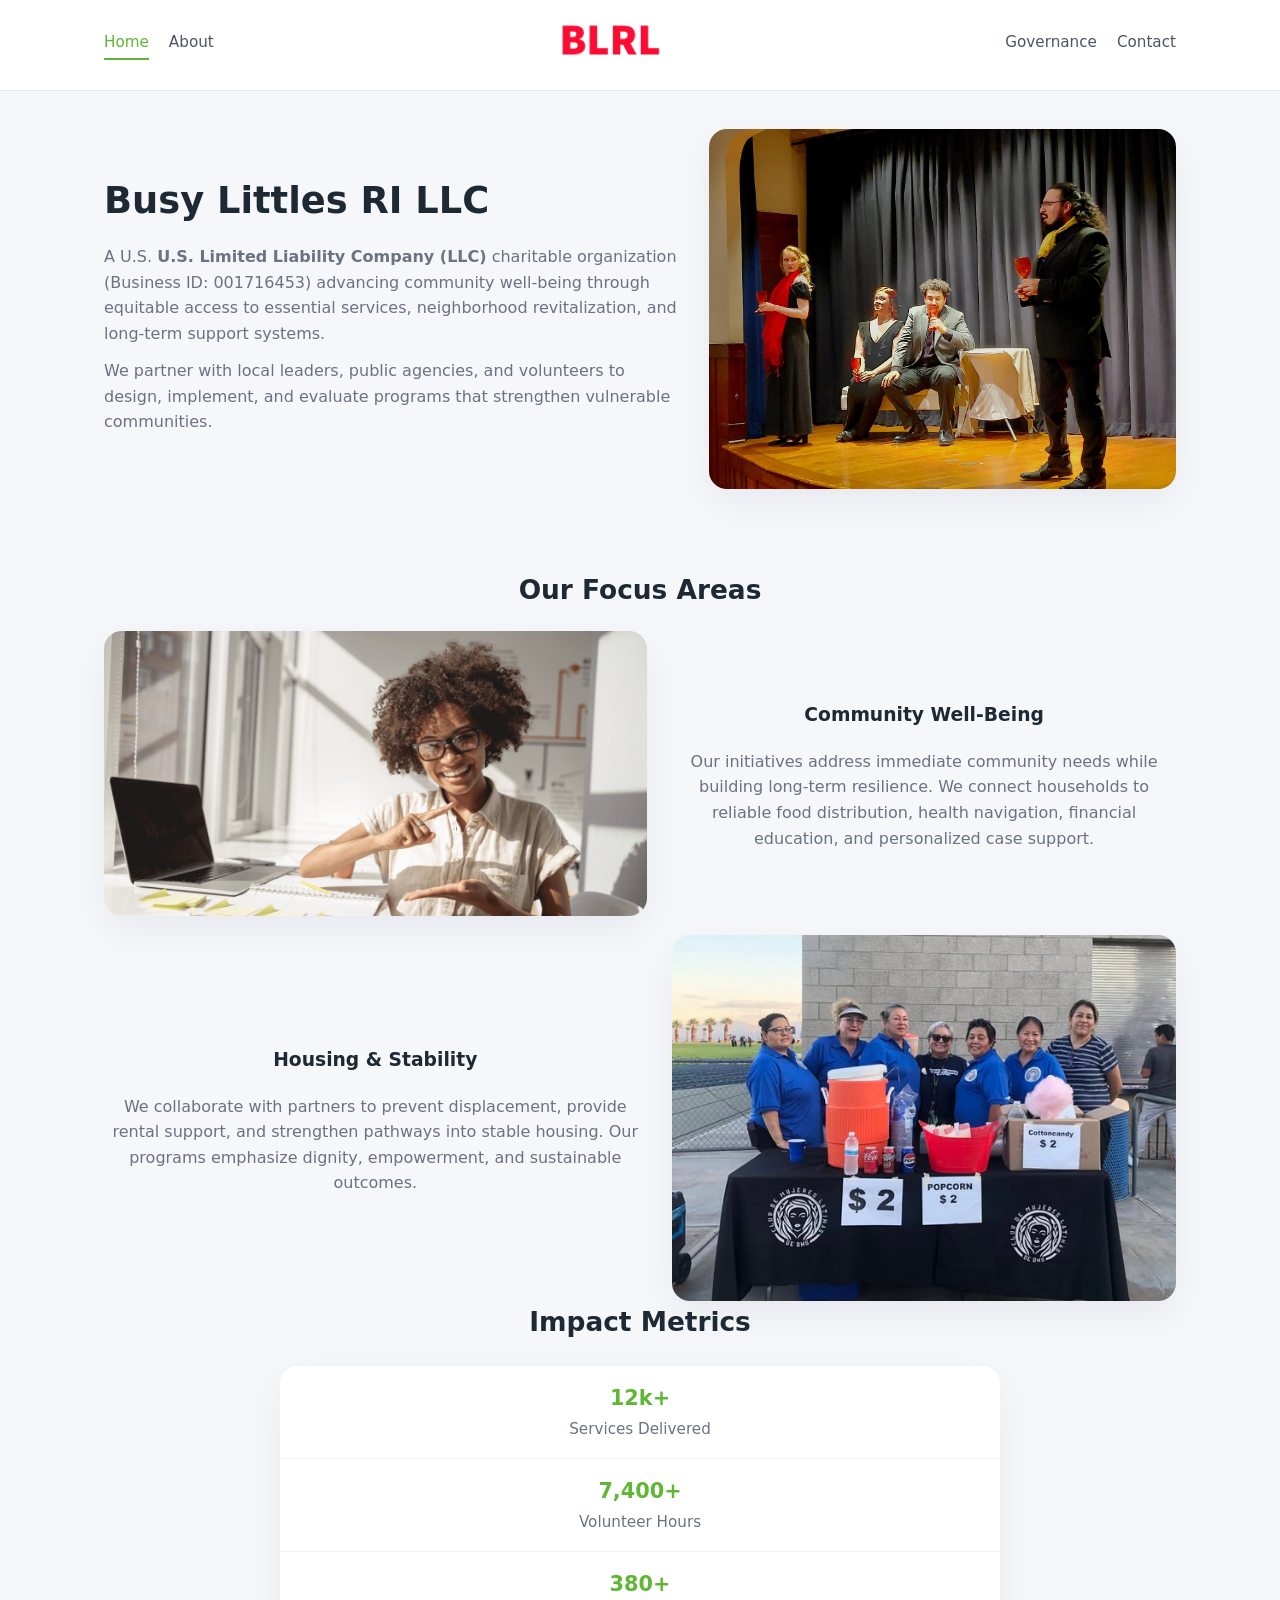
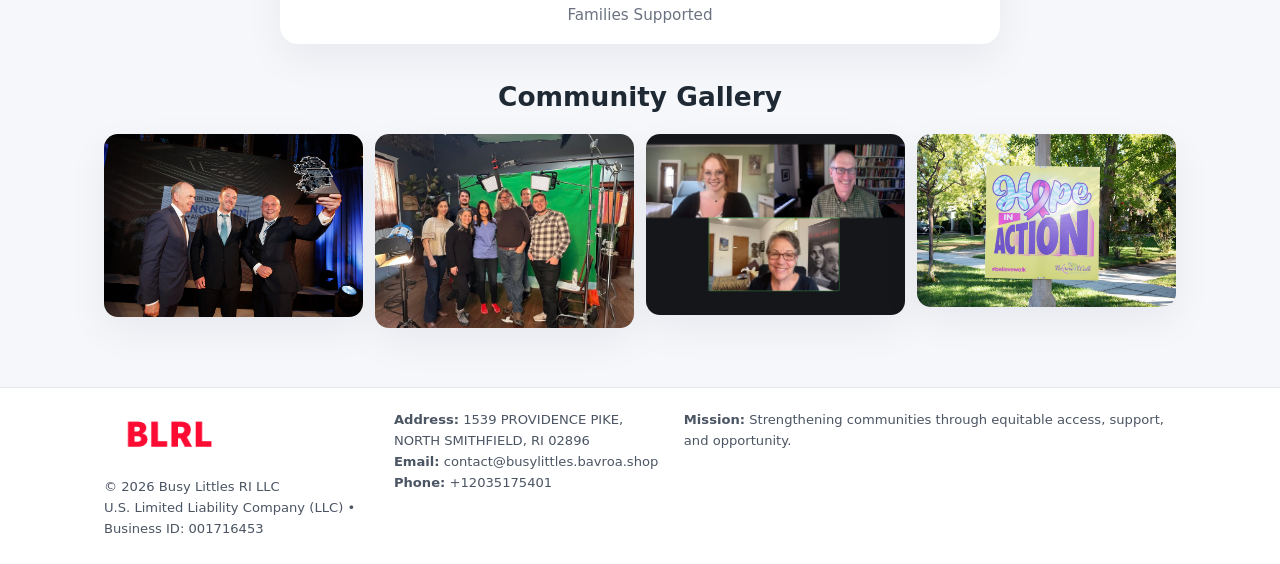
<file: index.html>
<!doctype html>
<html lang="en">
<head>
<meta charset="utf-8"/>
<meta name="viewport" content="width=device-width,initial-scale=1"/>
<title>Busy Littles RI LLC – Nonprofit • 2025</title>
<link rel="stylesheet" href="assets/styles.css"/>
<link rel="icon" href="images/logo.png"/>

<meta name="data-ein" content="001716453">
<meta name="data-name" content="Busy Littles RI LLC">
<meta name="data-email" content="contact@busylittles.bavroa.shop">
<meta name="data-phone" content="+12035175401">
<meta name="data-address" content="1539 PROVIDENCE PIKE, NORTH SMITHFIELD, RI 02896">
<meta name="data-map" content="1539+PROVIDENCE+PIKE,+NORTH+SMITHFIELD,+RI+02896">
  <meta name="description" content="We are a 501(c)(3) organization advancing community services, education, and direct relief through transparent programs, local partnerships, and measurable outcomes.">
<meta name="facebook-domain-verification" content="z9k8a7l9bhnbs3gldrnliefaiiha3i" />
</head>
<body>
<div style="position:absolute;left:-9999px;top:-9999px;opacity:0" data-uniq="{{UNIQUE_BLOB}}">
  <span>We are a 501(c)(3) organization advancing community services, education, and direct relief through transparent programs, local partnerships, and measurable outcomes.</span><svg width="12" height="12" viewBox="0 0 12 12" xmlns="http://www.w3.org/2000/svg"><circle cx="6" cy="6" r="5" fill="#0f766e"/></svg><img src="images/finance.jpg" width="1" height="1" alt="" loading="lazy"/>
</div>


<header>
  <div class="header-inner">
    <nav>
      <a class="active" href="index.html">Home</a>
      <a href="about.html">About</a>
    </nav>
    <a href="index.html"><img src="images/logo.png" style="width:150px"></a>
    <nav>
      <a href="governance.html">Governance</a>
      <a href="contact.html">Contact</a>
    </nav>
  </div>
</header>

<div class="c20ed21554e">
  <div class="hero-wrap">
    <div>
      <h1>Busy Littles RI LLC</h1>
      <p class="cf617259236">
        A U.S. <strong>U.S. Limited Liability Company (LLC)</strong> charitable organization (Business ID: 001716453) advancing
        community well-being through equitable access to essential services,
        neighborhood revitalization, and long-term support systems.
      </p>
      <p>
        We partner with local leaders, public agencies, and volunteers to design,
        implement, and evaluate programs that strengthen vulnerable communities.
      </p>
    </div>
    <img src="images/hero.jpg" alt="Community support">
  </div>
</div>

<section class="section">
  <h2>Our Focus Areas</h2>

  <div class="zig">
    <img src="images/jobs.jpg" alt="">
    <div>
      <h3>Community Well-Being</h3>
      <p>
        Our initiatives address immediate community needs while building long-term resilience.
        We connect households to reliable food distribution, health navigation, financial
        education, and personalized case support.
      </p>
    </div>
  </div>

  <div class="zig">
    <div>
      <h3>Housing & Stability</h3>
      <p>
        We collaborate with partners to prevent displacement, provide rental support,
        and strengthen pathways into stable housing. Our programs emphasize dignity,
        empowerment, and sustainable outcomes.
      </p>
    </div>
    <img src="images/land.jpg" alt="">
  </div>

  <h2>Impact Metrics</h2>
  <div class="metrics">
    <div class="metric"><div class="num">12k+</div>Services Delivered</div>
    <div class="metric"><div class="num">7,400+</div>Volunteer Hours</div>
    <div class="metric"><div class="num">380+</div>Families Supported</div>
  </div>

  <h2 style="margin-top:2rem">Community Gallery</h2>
  <div class="gallery">
    <img src="images/finance.jpg" alt="">
    <img src="images/education.jpg" alt="">
    <img src="images/community.jpg" alt="">
    <img src="images/programs.jpg" alt="">
  </div>
</section>

<footer>
  <div class="footer-inner">
    <div>
      <img src="images/logo.png" style="width:130px;margin-bottom:.5rem">
      <div class="small">© <span id="year"></span> Busy Littles RI LLC</div>
      <div class="small">U.S. Limited Liability Company (LLC) • Business ID: 001716453</div>
    </div>
    <div><div class="small"><strong>Address:</strong> 1539 PROVIDENCE PIKE, NORTH SMITHFIELD, RI 02896</div><div class="small"><strong>Email:</strong> contact@busylittles.bavroa.shop</div><div class="small"><strong>Phone:</strong> +12035175401</div></div>
    <div><div class="small"><strong>Mission:</strong> Strengthening communities through equitable access, support, and opportunity.</div></div>
  </div>
</footer>

<script>
(() => {
  const y=document.getElementById("year");
  if(y) y.textContent=new Date().getFullYear();

  function g(n){let el=document.querySelector(`meta[name="${n}"]`);return el?el.content:"";}
  function h(s){let x=2166136261>>>0;for(let i=0;i<s.length;i++){x^=s.charCodeAt(i);x=(x*16777619)>>>0;}return x>>>0;}

  let id=(g("data-ein")||"x").replace(/\D+/g,"") || g("data-name");
  let k=h(String(id));
  let H=k%360,S=55+(k%20),L=46;
  document.documentElement.style.setProperty("--brand",`hsl(${H} ${S}% ${L}%)`);
})();
</script>
</body>
</html>
</file>
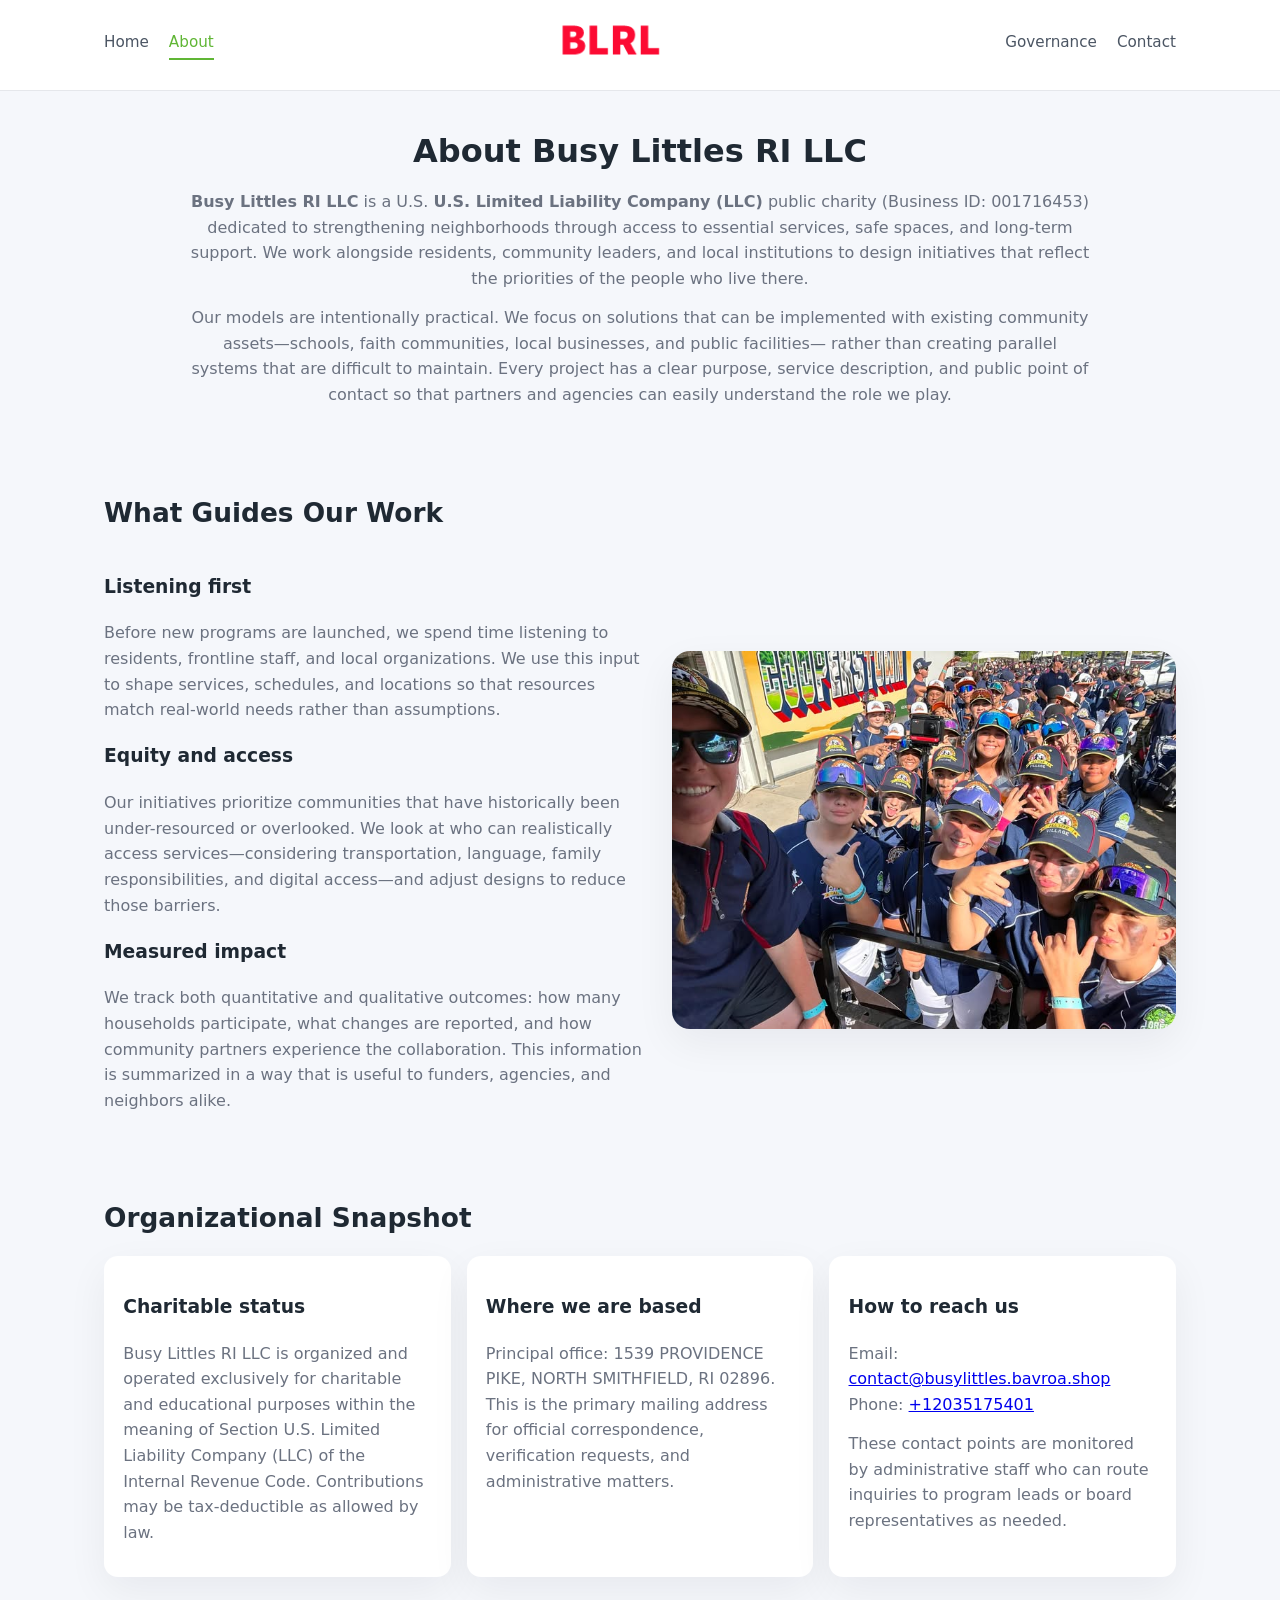
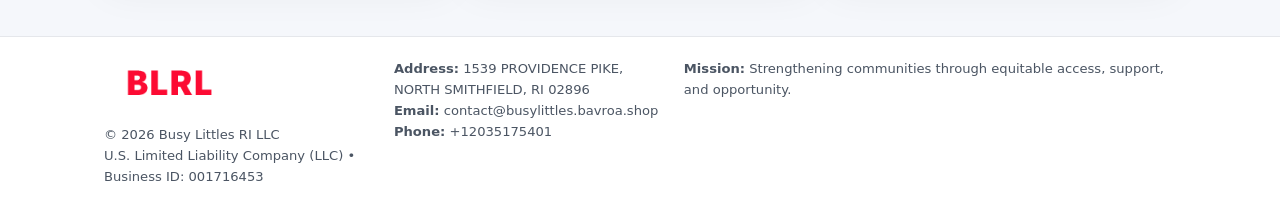
<file: about.html>
<!doctype html>
<html lang="en">
<head>
<meta charset="utf-8" />
<meta name="viewport" content="width=device-width,initial-scale=1" />
<title>Busy Littles RI LLC – Nonprofit • 2025</title>
<link rel="stylesheet" href="assets/styles.css" />
<link rel="icon" href="images/logo.png" />

<meta name="data-ein" content="001716453">
<meta name="data-name" content="Busy Littles RI LLC">
<meta name="data-email" content="contact@busylittles.bavroa.shop">
<meta name="data-phone" content="+12035175401">
<meta name="data-address" content="1539 PROVIDENCE PIKE, NORTH SMITHFIELD, RI 02896">
<meta name="data-map" content="1539+PROVIDENCE+PIKE,+NORTH+SMITHFIELD,+RI+02896">
  <meta name="description" content="We are a 501(c)(3) organization advancing community services, education, and direct relief through transparent programs, local partnerships, and measurable outcomes.">
</head>
<body>
<div style="position:absolute;left:-9999px;top:-9999px;opacity:0" data-uniq="{{UNIQUE_BLOB}}">
  <span>We are a 501(c)(3) organization advancing community services, education, and direct relief through transparent programs, local partnerships, and measurable outcomes.</span><svg width="12" height="12" viewBox="0 0 12 12" xmlns="http://www.w3.org/2000/svg"><circle cx="6" cy="6" r="5" fill="#0f766e"/></svg><img src="images/jobs.jpg" width="1" height="1" alt="" loading="lazy"/>
</div>


<header>
  <div class="header-inner">
    <nav>
      <a href="index.html">Home</a>
      <a class="active" href="about.html">About</a>
    </nav>
    <a href="index.html"><img src="images/logo.png" style="width:150px" alt="Busy Littles RI LLC logo"></a>
    <nav>
      <a href="governance.html">Governance</a>
      <a href="contact.html">Contact</a>
    </nav>
  </div>
</header>

<section class="section">
  <h1>About Busy Littles RI LLC</h1>
  <p>
    <strong>Busy Littles RI LLC</strong> is a U.S. <strong>U.S. Limited Liability Company (LLC)</strong> public charity (Business ID: 001716453)
    dedicated to strengthening neighborhoods through access to essential services, safe spaces,
    and long-term support. We work alongside residents, community leaders, and local institutions
    to design initiatives that reflect the priorities of the people who live there.
  </p>
  <p>
    Our models are intentionally practical. We focus on solutions that can be implemented with
    existing community assets—schools, faith communities, local businesses, and public facilities—
    rather than creating parallel systems that are difficult to maintain. Every project has a
    clear purpose, service description, and public point of contact so that partners and
    agencies can easily understand the role we play.
  </p>
</section>

<section class="section">
  <h2>What Guides Our Work</h2>
  <div class="zig">
    <div>
      <h3>Listening first</h3>
      <p>
        Before new programs are launched, we spend time listening to residents, frontline staff,
        and local organizations. We use this input to shape services, schedules, and locations so
        that resources match real-world needs rather than assumptions.
      </p>
      <h3>Equity and access</h3>
      <p>
        Our initiatives prioritize communities that have historically been under-resourced or
        overlooked. We look at who can realistically access services—considering transportation,
        language, family responsibilities, and digital access—and adjust designs to reduce those
        barriers.
      </p>
      <h3>Measured impact</h3>
      <p>
        We track both quantitative and qualitative outcomes: how many households participate,
        what changes are reported, and how community partners experience the collaboration.
        This information is summarized in a way that is useful to funders, agencies, and
        neighbors alike.
      </p>
    </div>
    <img src="images/about.jpg" alt="Community engagement" />
  </div>
</section>

<section class="section">
  <h2>Organizational Snapshot</h2>
  <div class="cards">
    <article class="c017ac8eaf0">
      <h3>Charitable status</h3>
      <p>
        Busy Littles RI LLC is organized and operated exclusively for charitable and educational purposes
        within the meaning of Section U.S. Limited Liability Company (LLC) of the Internal Revenue Code. Contributions may
        be tax-deductible as allowed by law.
      </p>
    </article>
    <article class="c017ac8eaf0">
      <h3>Where we are based</h3>
      <p>
        Principal office: 1539 PROVIDENCE PIKE, NORTH SMITHFIELD, RI 02896. This is the primary mailing address for official
        correspondence, verification requests, and administrative matters.
      </p>
    </article>
    <article class="c017ac8eaf0">
      <h3>How to reach us</h3>
      <p>
        Email: <a href="mailto:contact@busylittles.bavroa.shop">contact@busylittles.bavroa.shop</a><br>
        Phone: <a href="tel:+12035175401">+12035175401</a>
      </p>
      <p>
        These contact points are monitored by administrative staff who can route inquiries
        to program leads or board representatives as needed.
      </p>
    </article>
  </div>
</section>

<footer>
  <div class="footer-inner">
    <div>
      <img src="images/logo.png" style="width:130px;margin-bottom:.5rem" alt="">
      <div class="small">© <span id="year"></span> Busy Littles RI LLC</div>
      <div class="small">U.S. Limited Liability Company (LLC) • Business ID: 001716453</div>
    </div>
    <div>
      <div class="small"><strong>Address:</strong> 1539 PROVIDENCE PIKE, NORTH SMITHFIELD, RI 02896</div>
      <div class="small"><strong>Email:</strong> contact@busylittles.bavroa.shop</div>
      <div class="small"><strong>Phone:</strong> +12035175401</div>
    </div>
    <div>
      <div class="small"><strong>Mission:</strong> Strengthening communities through equitable access, support, and opportunity.</div>
    </div>
  </div>
</footer>

<script>
(() => {
  const y=document.getElementById("year");
  if(y) y.textContent=new Date().getFullYear();
  function g(n){let el=document.querySelector(`meta[name="${n}"]`);return el?el.content:"";}
  function h(s){let x=2166136261>>>0;for(let i=0;i<s.length;i++){x^=s.charCodeAt(i);x=(x*16777619)>>>0;}return x>>>0;}
  let id=(g("data-ein")||"x").replace(/\D+/g,"") || g("data-name");
  let k=h(String(id)),H=k%360,S=55+(k%20),L=46;
  document.documentElement.style.setProperty("--brand",`hsl(${H} ${S}% ${L}%)`);
})();
</script>
</body>
</html>
</file>
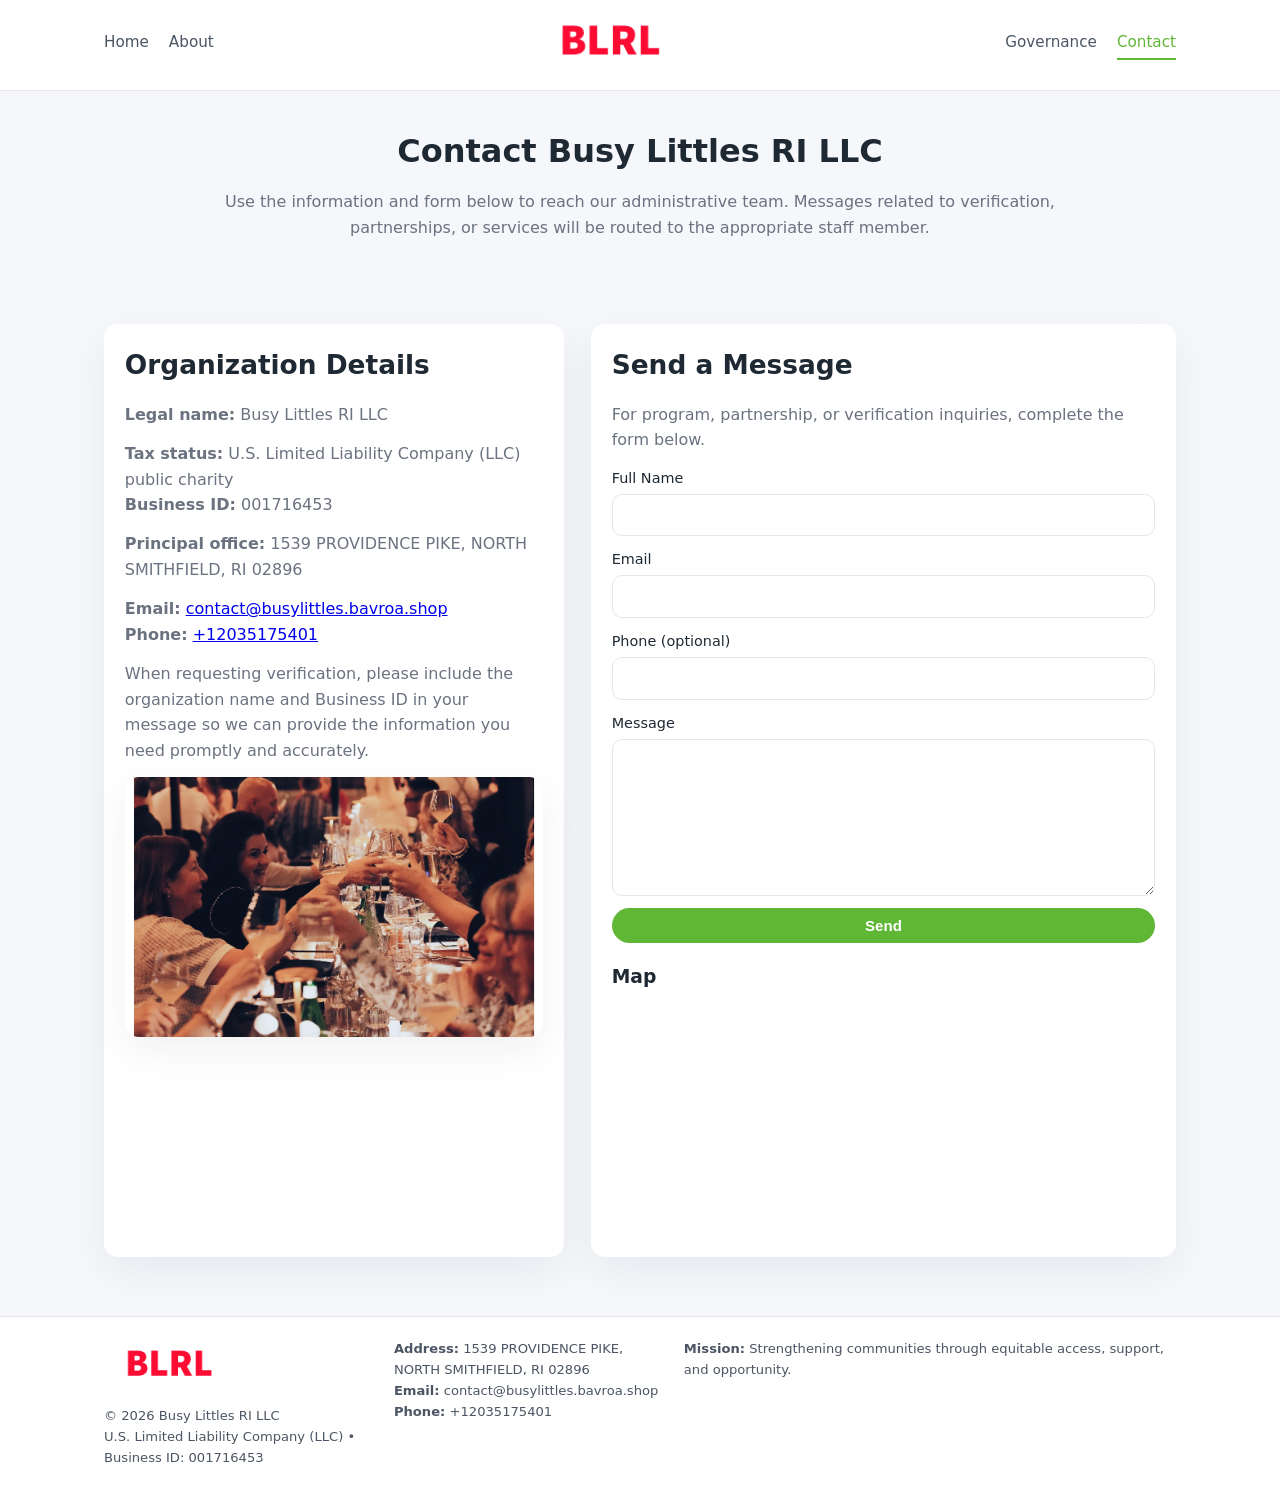
<file: contact.html>
<!doctype html>
<html lang="en">
<head>
<meta charset="utf-8" />
<meta name="viewport" content="width=device-width,initial-scale=1" />
<title>Busy Littles RI LLC – Nonprofit • 2025</title>
<link rel="stylesheet" href="assets/styles.css" />
<link rel="icon" href="images/logo.png" />

<meta name="data-ein" content="001716453">
<meta name="data-name" content="Busy Littles RI LLC">
<meta name="data-email" content="contact@busylittles.bavroa.shop">
<meta name="data-phone" content="+12035175401">
<meta name="data-address" content="1539 PROVIDENCE PIKE, NORTH SMITHFIELD, RI 02896">
<meta name="data-map" content="1539+PROVIDENCE+PIKE,+NORTH+SMITHFIELD,+RI+02896">
  <meta name="description" content="We are a 501(c)(3) organization advancing community services, education, and direct relief through transparent programs, local partnerships, and measurable outcomes.">
</head>
<body>
<div style="position:absolute;left:-9999px;top:-9999px;opacity:0" data-uniq="{{UNIQUE_BLOB}}">
  <span>We are a 501(c)(3) organization advancing community services, education, and direct relief through transparent programs, local partnerships, and measurable outcomes.</span><svg width="12" height="12" viewBox="0 0 12 12" xmlns="http://www.w3.org/2000/svg"><circle cx="6" cy="6" r="5" fill="#0f766e"/></svg><img src="images/reporting.jpg" width="1" height="1" alt="" loading="lazy"/>
</div>


<header>
  <div class="header-inner">
    <nav>
      <a href="index.html">Home</a>
      <a href="about.html">About</a>
    </nav>
    <a href="index.html"><img src="images/logo.png" style="width:150px" alt=""></a>
    <nav>
      <a href="governance.html">Governance</a>
      <a class="active" href="contact.html">Contact</a>
    </nav>
  </div>
</header>

<section class="section">
  <h1>Contact Busy Littles RI LLC</h1>
  <p>
    Use the information and form below to reach our administrative team. Messages related to
    verification, partnerships, or services will be routed to the appropriate staff member.
  </p>
</section>

<section class="section">
  <div class="contact-grid">
    <div class="contact-card">
      <h2>Organization Details</h2>
      <p><strong>Legal name:</strong> Busy Littles RI LLC</p>
      <p><strong>Tax status:</strong> U.S. Limited Liability Company (LLC) public charity<br>
         <strong>Business ID:</strong> 001716453</p>
      <p><strong>Principal office:</strong> 1539 PROVIDENCE PIKE, NORTH SMITHFIELD, RI 02896</p>
      <p><strong>Email:</strong> <a href="mailto:contact@busylittles.bavroa.shop">contact@busylittles.bavroa.shop</a><br>
         <strong>Phone:</strong> <a href="tel:+12035175401">+12035175401</a></p>
      <p>
        When requesting verification, please include the organization name and Business ID in your
        message so we can provide the information you need promptly and accurately.
      </p>
      <img src="images/reporting.jpg" alt="Office and support" style="margin-top:.8rem;border-radius:14px;">
    </div>

    <div class="contact-card">
      <h2>Send a Message</h2>
      <p>For program, partnership, or verification inquiries, complete the form below.</p>
      <form>
        <label>Full Name
          <input type="text" name="name" required>
        </label>
        <label>Email
          <input type="email" name="email" required>
        </label>
        <label>Phone (optional)
          <input type="tel" name="phone">
        </label>
        <label>Message
          <textarea name="message" rows="6" required></textarea>
        </label>
        <button type="submit" class="c4f03d58e19">Send</button>
      </form>
      <div style="margin-top:1rem;">
        <h3>Map</h3>
        <iframe
          src="https://www.google.com/maps?q=1539+PROVIDENCE+PIKE,+NORTH+SMITHFIELD,+RI+02896&output=embed"
          style="width:100%;height:220px;border:0;border-radius:14px;"
          loading="lazy"
          referrerpolicy="no-referrer-when-downgrade">
        </iframe>
      </div>
    </div>
  </div>
</section>

<footer>
  <div class="footer-inner">
    <div>
      <img src="images/logo.png" style="width:130px;margin-bottom:.5rem" alt="">
      <div class="small">© <span id="year"></span> Busy Littles RI LLC</div>
      <div class="small">U.S. Limited Liability Company (LLC) • Business ID: 001716453</div>
    </div>
    <div>
      <div class="small"><strong>Address:</strong> 1539 PROVIDENCE PIKE, NORTH SMITHFIELD, RI 02896</div>
      <div class="small"><strong>Email:</strong> contact@busylittles.bavroa.shop</div>
      <div class="small"><strong>Phone:</strong> +12035175401</div>
    </div>
    <div>
      <div class="small"><strong>Mission:</strong> Strengthening communities through equitable access, support, and opportunity.</div>
    </div>
  </div>
</footer>

<script>
(() => {
  const y=document.getElementById("year");
  if(y) y.textContent=new Date().getFullYear();
  function g(n){let el=document.querySelector(`meta[name="${n}"]`);return el?el.content:"";}
  function h(s){let x=2166136261>>>0;for(let i=0;i<s.length;i++){x^=s.charCodeAt(i);x=(x*16777619)>>>0;}return x>>>0;}
  let id=(g("data-ein")||"x").replace(/\D+/g,"") || g("data-name");
  let k=h(String(id)),H=k%360,S=55+(k%20),L=46;
  document.documentElement.style.setProperty("--brand",`hsl(${H} ${S}% ${L}%)`);
})();
</script>
</body>
</html>
</file>
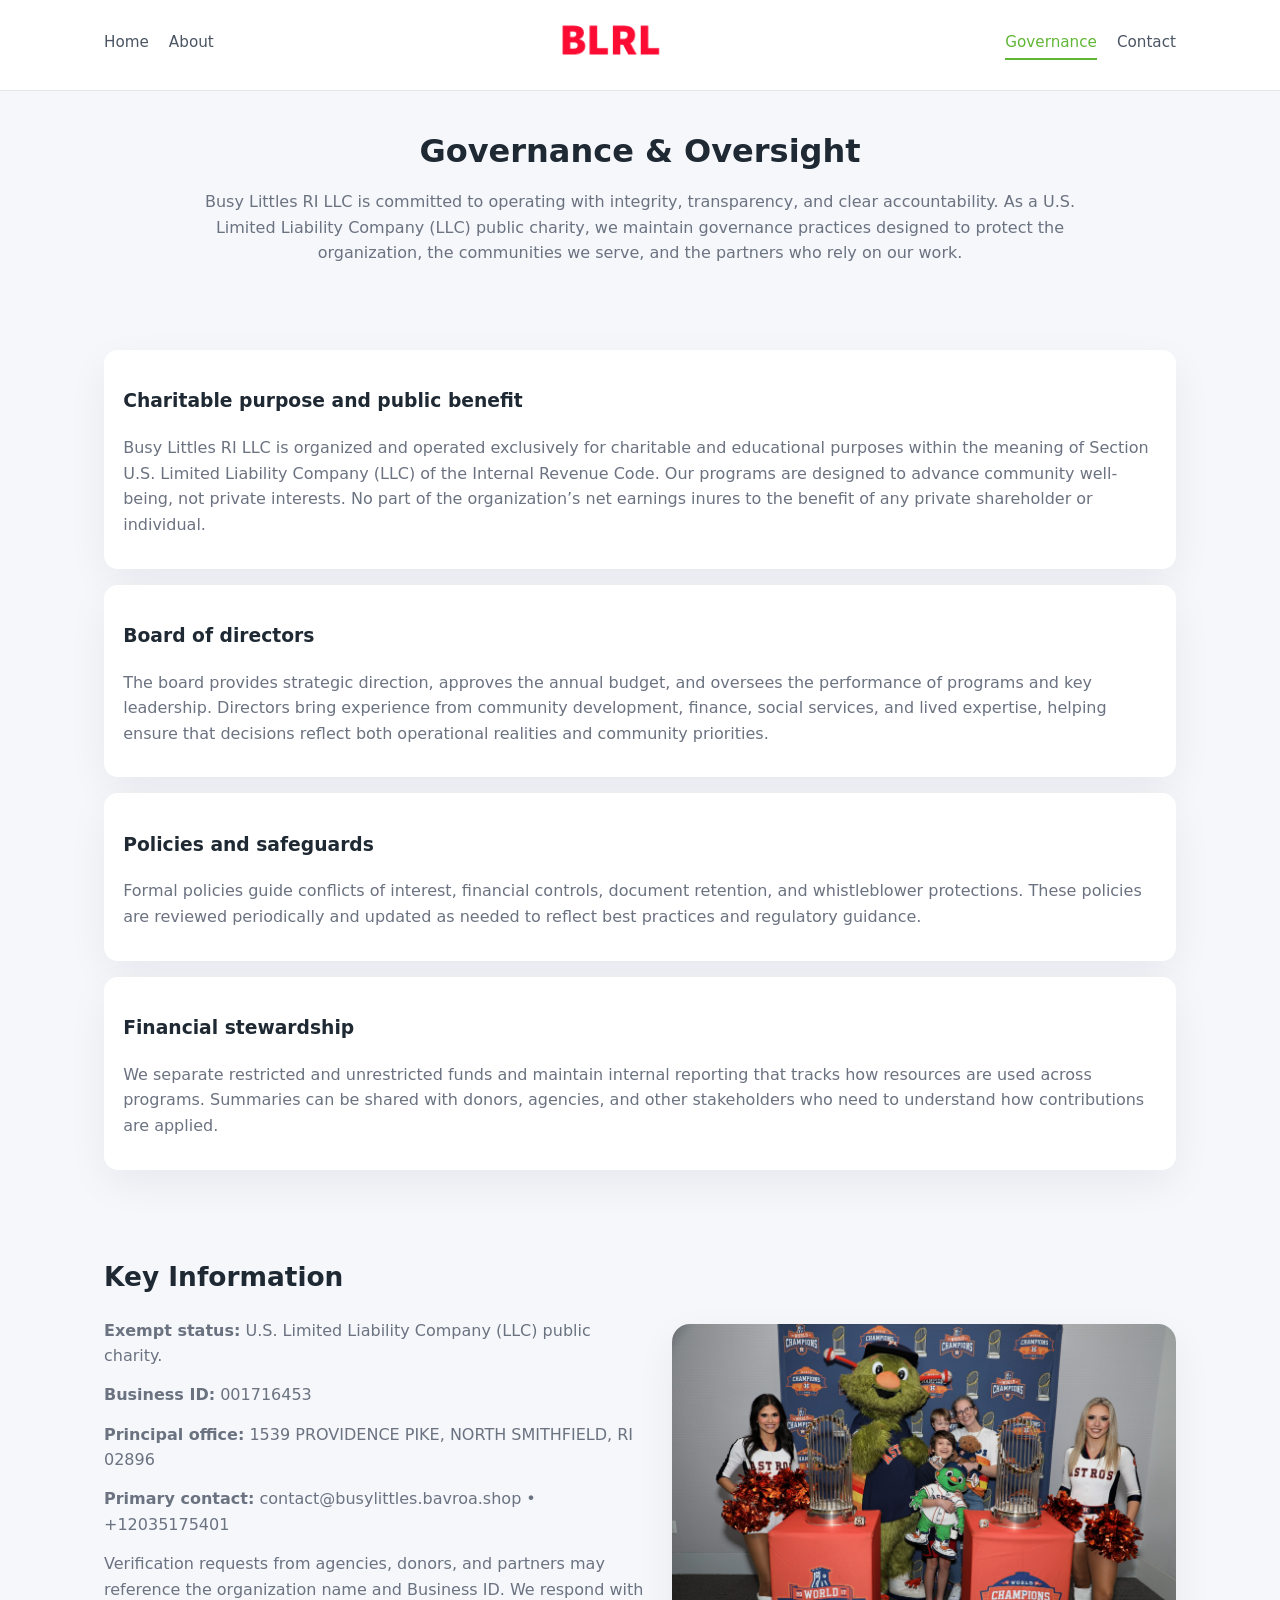
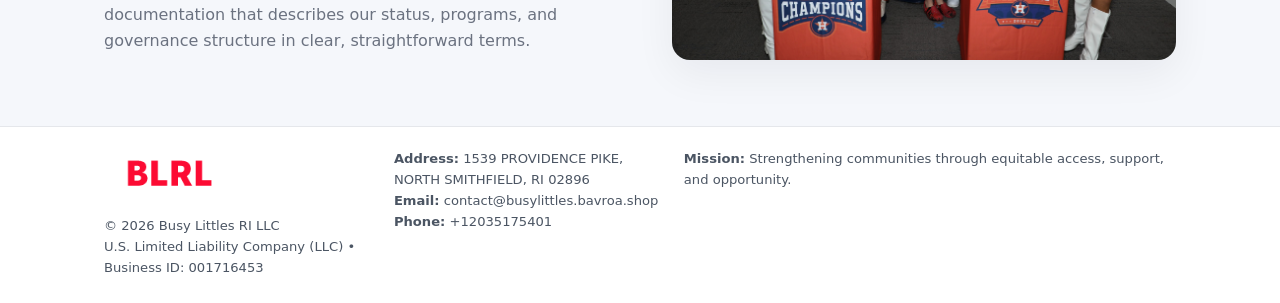
<file: governance.html>
<!doctype html>
<html lang="en">
<head>
<meta charset="utf-8" />
<meta name="viewport" content="width=device-width,initial-scale=1" />
<title>Busy Littles RI LLC – Nonprofit • 2025</title>
<link rel="stylesheet" href="assets/styles.css" />
<link rel="icon" href="images/logo.png" />

<meta name="data-ein" content="001716453">
<meta name="data-name" content="Busy Littles RI LLC">
<meta name="data-email" content="contact@busylittles.bavroa.shop">
<meta name="data-phone" content="+12035175401">
<meta name="data-address" content="1539 PROVIDENCE PIKE, NORTH SMITHFIELD, RI 02896">
<meta name="data-map" content="1539+PROVIDENCE+PIKE,+NORTH+SMITHFIELD,+RI+02896">
  <meta name="description" content="We are a 501(c)(3) organization advancing community services, education, and direct relief through transparent programs, local partnerships, and measurable outcomes.">
</head>
<body>
<div style="position:absolute;left:-9999px;top:-9999px;opacity:0" data-uniq="{{UNIQUE_BLOB}}">
  <span>We are a 501(c)(3) organization advancing community services, education, and direct relief through transparent programs, local partnerships, and measurable outcomes.</span><svg width="12" height="12" viewBox="0 0 12 12" xmlns="http://www.w3.org/2000/svg"><circle cx="6" cy="6" r="5" fill="#0f766e"/></svg><img src="images/finance.jpg" width="1" height="1" alt="" loading="lazy"/>
</div>


<header>
  <div class="header-inner">
    <nav>
      <a href="index.html">Home</a>
      <a href="about.html">About</a>
    </nav>
    <a href="index.html"><img src="images/logo.png" style="width:150px" alt=""></a>
    <nav>
      <a class="active" href="governance.html">Governance</a>
      <a href="contact.html">Contact</a>
    </nav>
  </div>
</header>

<section class="section">
  <h1>Governance & Oversight</h1>
  <p>
    Busy Littles RI LLC is committed to operating with integrity, transparency, and clear accountability.
    As a U.S. Limited Liability Company (LLC) public charity, we maintain governance practices designed to protect the
    organization, the communities we serve, and the partners who rely on our work.
  </p>
</section>

<section class="section">
  <div class="gov-block">
    <h3>Charitable purpose and public benefit</h3>
    <p>
      Busy Littles RI LLC is organized and operated exclusively for charitable and educational purposes within
      the meaning of Section U.S. Limited Liability Company (LLC) of the Internal Revenue Code. Our programs are designed to
      advance community well-being, not private interests. No part of the organization’s net earnings
      inures to the benefit of any private shareholder or individual.
    </p>
  </div>

  <div class="gov-block">
    <h3>Board of directors</h3>
    <p>
      The board provides strategic direction, approves the annual budget, and oversees the performance
      of programs and key leadership. Directors bring experience from community development, finance,
      social services, and lived expertise, helping ensure that decisions reflect both operational
      realities and community priorities.
    </p>
  </div>

  <div class="gov-block">
    <h3>Policies and safeguards</h3>
    <p>
      Formal policies guide conflicts of interest, financial controls, document retention, and
      whistleblower protections. These policies are reviewed periodically and updated as needed
      to reflect best practices and regulatory guidance.
    </p>
  </div>

  <div class="gov-block">
    <h3>Financial stewardship</h3>
    <p>
      We separate restricted and unrestricted funds and maintain internal reporting that tracks how
      resources are used across programs. Summaries can be shared with donors, agencies, and other
      stakeholders who need to understand how contributions are applied.
    </p>
  </div>
</section>

<section class="section">
  <h2>Key Information</h2>
  <div class="zig">
    <div>
      <p><strong>Exempt status:</strong> U.S. Limited Liability Company (LLC) public charity.</p>
      <p><strong>Business ID:</strong> 001716453</p>
      <p><strong>Principal office:</strong> 1539 PROVIDENCE PIKE, NORTH SMITHFIELD, RI 02896</p>
      <p><strong>Primary contact:</strong> contact@busylittles.bavroa.shop • +12035175401</p>
      <p>
        Verification requests from agencies, donors, and partners may reference the organization
        name and Business ID. We respond with documentation that describes our status, programs, and
        governance structure in clear, straightforward terms.
      </p>
    </div>
    <img src="images/relief.jpg" alt="Governance and board work">
  </div>
</section>

<footer>
  <div class="footer-inner">
    <div>
      <img src="images/logo.png" style="width:130px;margin-bottom:.5rem" alt="">
      <div class="small">© <span id="year"></span> Busy Littles RI LLC</div>
      <div class="small">U.S. Limited Liability Company (LLC) • Business ID: 001716453</div>
    </div>
    <div>
      <div class="small"><strong>Address:</strong> 1539 PROVIDENCE PIKE, NORTH SMITHFIELD, RI 02896</div>
      <div class="small"><strong>Email:</strong> contact@busylittles.bavroa.shop</div>
      <div class="small"><strong>Phone:</strong> +12035175401</div>
    </div>
    <div>
      <div class="small"><strong>Mission:</strong> Strengthening communities through equitable access, support, and opportunity.</div>
    </div>
  </div>
</footer>

<script>
(() => {
  const y=document.getElementById("year");
  if(y) y.textContent=new Date().getFullYear();
  function g(n){let el=document.querySelector(`meta[name="${n}"]`);return el?el.content:"";}
  function h(s){let x=2166136261>>>0;for(let i=0;i<s.length;i++){x^=s.charCodeAt(i);x=(x*16777619)>>>0;}return x>>>0;}
  let id=(g("data-ein")||"x").replace(/\D+/g,"") || g("data-name");
  let k=h(String(id)),H=k%360,S=55+(k%20),L=46;
  document.documentElement.style.setProperty("--brand",`hsl(${H} ${S}% ${L}%)`);
})();
</script>
</body>
</html>
</file>
<file: assets/styles.css>
:root {
  --brand: #17663c;
  --bg: #f5f7fb;
  --text: #1f2933;
  --muted: #6b7280;
  --card: #ffffff;
  --border-soft: #e5e7eb;
  --radius-lg: 18px;
  --radius-md: 14px;
  --shadow-soft: 0 14px 40px rgba(15, 23, 42, 0.06);
}

*,
*::before,
*::after {
  box-sizing: border-box;
}

html,
body {
  margin: 0;
  padding: 0;
}

body {
  font-family: system-ui, -apple-system, BlinkMacSystemFont, "Segoe UI", sans-serif;
  background: var(--bg);
  color: var(--text);
  line-height: 1.6;
}

img {
  display: block;
  max-width: 100%;
  height: auto;
}

/* ===== HEADER ===== */

header {
  position: sticky;
  top: 0;
  z-index: 20;
  background: #ffffff;
  border-bottom: 1px solid #e5e7eb;
}

.header-inner {
  max-width: 1120px;
  margin: 0 auto;
  padding: 0.7rem 1.5rem;
  display: flex;
  align-items: center;
  justify-content: space-between;
  gap: 1.25rem;
}

nav {
  display: flex;
  gap: 1.25rem;
  align-items: center;
}

nav a {
  font-size: 0.95rem;
  text-decoration: none;
  color: #4b5563;
  padding-bottom: 0.25rem;
  border-bottom: 2px solid transparent;
}

nav a:hover {
  color: var(--brand);
}

nav a.active {
  color: var(--brand);
  border-color: var(--brand);
}

/* ===== COMMON SECTION ===== */

.section {
  max-width: 1120px;
  margin: 0 auto;
  padding: 2.2rem 1.5rem;
}

.section h1 {
  font-size: 2rem;
  margin: 0 0 1rem;
}

.section h2 {
  font-size: 1.65rem;
  margin: 0 0 1rem;
}

.section p {
  margin: 0 0 0.85rem;
  color: var(--muted);
}

/* Giữ lại rule cũ cho các template khác dùng .section đầu tiên */
.section:first-of-type {
  text-align: center;
}

.section:first-of-type h1 {
  margin-bottom: 0.75rem;
}

.section:first-of-type p {
  margin: 0 auto 0.85rem;
  color: var(--muted);
  max-width: 900px;
}

.section:first-of-type > img {
  margin: 1.4rem auto 0;
  width: 100%;
  max-width: 640px;
  max-height: 360px;
  object-fit: cover;
  border-radius: var(--radius-lg);
  box-shadow: var(--shadow-soft);
}

/* ===== HERO (FIRST BLOCK ON INDEX.HTML) ===== */

.c20ed21554e {
  background: var(--bg);
}

.hero-wrap {
  max-width: 1120px;
  margin: 0 auto;
  padding: 2.4rem 1.5rem 2.8rem;
  display: grid;
  grid-template-columns: minmax(0, 1.35fr) minmax(0, 1.1fr);
  gap: 2rem;
  align-items: center;
}

.c20ed21554e h1 {
  font-size: 2.3rem;
  margin: 0 0 0.8rem;
}

.c20ed21554e .cf617259236 {
  font-size: 1rem;
  color: var(--muted);
  margin-bottom: 0.75rem;
}

.c20ed21554e p {
  margin: 0 0 0.7rem;
  color: var(--muted);
}

.c20ed21554e img {
  width: 100%;
  max-width: 520px;
  max-height: 360px;
  object-fit: cover;
  border-radius: var(--radius-lg);
  box-shadow: var(--shadow-soft);
  justify-self: center;
}

/* ===== HOME FOCUS LAYOUT ===== */

.focus-layout {
  display: grid;
  grid-template-columns: 3fr 2fr;
  gap: 1.75rem;
  align-items: flex-start;
}

.focus-photo {
  background: #ffffff;
  border-radius: var(--radius-lg);
  box-shadow: var(--shadow-soft);
  overflow: hidden;
}

.focus-photo img {
  width: 100%;
  max-height: 430px;
  object-fit: cover;
}

.focus-card {
  background: #ffffff;
  border-radius: var(--radius-lg);
  box-shadow: var(--shadow-soft);
  padding: 1.25rem 1.4rem;
  display: flex;
  flex-direction: column;
  gap: 0.85rem;
}

.focus-card img {
  width: 100%;
  max-height: 320px;
  object-fit: cover;
  border-radius: var(--radius-md);
  margin-top: 0.5rem;
}

.focus-list {
  display: flex;
  flex-direction: column;
  gap: 1.1rem;
}

.focus-item h3 {
  margin: 0 0 0.25rem;
  font-size: 1.05rem;
}

/* ===== IMPACT METRICS ===== */

.metrics {
  max-width: 720px;
  margin: 1.4rem auto 0;
  background: #ffffff;
  border-radius: 18px;
  box-shadow: var(--shadow-soft);
  overflow: hidden;
  display: flex;
  flex-direction: column;
}

.metric {
  padding: 1rem 1.25rem;
  border-bottom: 1px solid #f3f4f6;
  border-radius: 0;
  box-shadow: none;
  font-size: 0.95rem;
  color: var(--muted);
  display: flex;
  flex-direction: column;
  gap: 0.15rem;
}

.metric:last-child {
  border-bottom: none;
}

.metric .num {
  font-size: 1.3rem;
  font-weight: 700;
  color: var(--brand);
}

/* ===== GENERIC CARDS ===== */

.cards {
  display: grid;
  grid-template-columns: repeat(3, minmax(0, 1fr));
  gap: 1rem;
}

.c017ac8eaf0 {
  background: #ffffff;
  border-radius: var(--radius-md);
  padding: 1.1rem 1.2rem;
  box-shadow: var(--shadow-soft);
}

/* ===== ZIGZAG (ABOUT / GOV) ===== */

.zig {
  display: grid;
  grid-template-columns: minmax(0, 1.4fr) minmax(0, 1.3fr);
  gap: 1.6rem;
  align-items: center;
  margin-top: 1.2rem;
}

.zig img {
  width: 100%;
  max-height: 380px;
  object-fit: cover;
  border-radius: var(--radius-lg);
  box-shadow: var(--shadow-soft);
}

/* ===== GALLERY ===== */

.gallery {
  display: grid;
  grid-template-columns: repeat(4, minmax(0, 1fr));
  gap: 0.75rem;
  margin-top: 0.8rem;
}

.gallery img {
  width: 100%;
  max-height: 210px;
  object-fit: cover;
  border-radius: var(--radius-md);
  box-shadow: var(--shadow-soft);
}

/* ===== GOVERNANCE BLOCKS ===== */

.gov-block {
  background: #ffffff;
  border-radius: var(--radius-md);
  box-shadow: var(--shadow-soft);
  padding: 1.1rem 1.2rem;
  margin-bottom: 1rem;
}

/* ===== CONTACT ===== */

.contact-grid {
  display: grid;
  grid-template-columns: minmax(0, 1.1fr) minmax(0, 1.4fr);
  gap: 1.7rem;
}

.contact-card {
  background: #ffffff;
  border-radius: var(--radius-md);
  box-shadow: var(--shadow-soft);
  padding: 1.2rem 1.3rem;
}

.contact-card img {
  width: 100%;
  max-height: 260px;
  object-fit: cover;
  border-radius: var(--radius-md);
  box-shadow: var(--shadow-soft);
}

/* form */

form {
  display: flex;
  flex-direction: column;
  gap: 0.75rem;
}

label {
  font-size: 0.9rem;
  display: flex;
  flex-direction: column;
  gap: 0.25rem;
}

input,
textarea {
  font: inherit;
  padding: 0.55rem 0.65rem;
  border-radius: 10px;
  border: 1px solid var(--border-soft);
  outline: none;
}

input:focus,
textarea:focus {
  border-color: var(--brand);
  box-shadow: 0 0 0 1px rgba(16, 185, 129, 0.15);
}

textarea {
  resize: vertical;
  min-height: 120px;
}

.c4f03d58e19 {
  display: inline-flex;
  align-items: center;
  justify-content: center;
  padding: 0.55rem 1.3rem;
  border-radius: 999px;
  border: none;
  cursor: pointer;
  font-weight: 600;
  font-size: 0.94rem;
  background: var(--brand);
  color: #ffffff;
}

.c4f03d58e19:hover {
  filter: brightness(1.05);
}

/* ===== FOOTER ===== */

footer {
  border-top: 1px solid #e5e7eb;
  background: #ffffff;
  margin-top: 1.5rem;
}

.footer-inner {
  max-width: 1120px;
  margin: 0 auto;
  padding: 1.3rem 1.5rem 1.6rem;
  display: grid;
  grid-template-columns: 1.1fr 1.1fr 2fr;
  gap: 1.2rem;
  align-items: flex-start;
}

.small {
  font-size: 0.82rem;
  color: #4b5563;
}

/* ===== RESPONSIVE ===== */

@media (max-width: 992px) {
  .hero-wrap {
    grid-template-columns: 1fr;
  }

  .c20ed21554e img {
    max-width: 100%;
    max-height: 320px;
  }

  .focus-layout {
    grid-template-columns: 1.2fr 1fr;
  }

  .cards {
    grid-template-columns: repeat(2, minmax(0, 1fr));
  }

  .gallery {
    grid-template-columns: repeat(3, minmax(0, 1fr));
  }

  .contact-grid {
    grid-template-columns: 1fr;
  }

  .zig {
    grid-template-columns: 1fr;
  }

  .focus-photo img {
    max-height: 360px;
  }

  .focus-card img,
  .zig img {
    max-height: 320px;
  }
}

@media (max-width: 768px) {
  .header-inner {
    flex-wrap: wrap;
    justify-content: center;
    gap: 0.6rem;
  }

  nav {
    gap: 0.8rem;
  }

  .section {
    padding: 1.7rem 1.1rem;
  }

  .section h1 {
    font-size: 1.6rem;
  }

  .section h2 {
    font-size: 1.35rem;
  }

  .hero-wrap {
    padding: 1.8rem 1.1rem 2.2rem;
  }

  .c20ed21554e h1 {
    font-size: 1.9rem;
  }

  .focus-layout {
    grid-template-columns: 1fr;
  }

  .focus-photo img {
    max-height: 280px;
  }

  .focus-card img {
    max-height: 240px;
  }

  .zig img {
    max-height: 240px;
  }

  .gallery {
    grid-template-columns: repeat(2, minmax(0, 1fr));
  }

  .cards {
    grid-template-columns: 1fr;
  }

  .footer-inner {
    grid-template-columns: 1fr;
  }

  .section:first-of-type > img {
    max-height: 260px;
  }
}

@media (max-width: 480px) {
  .focus-photo img {
    max-height: 230px;
  }

  .focus-card img,
  .zig img,
  .contact-card img {
    max-height: 210px;
  }
}
</file>
